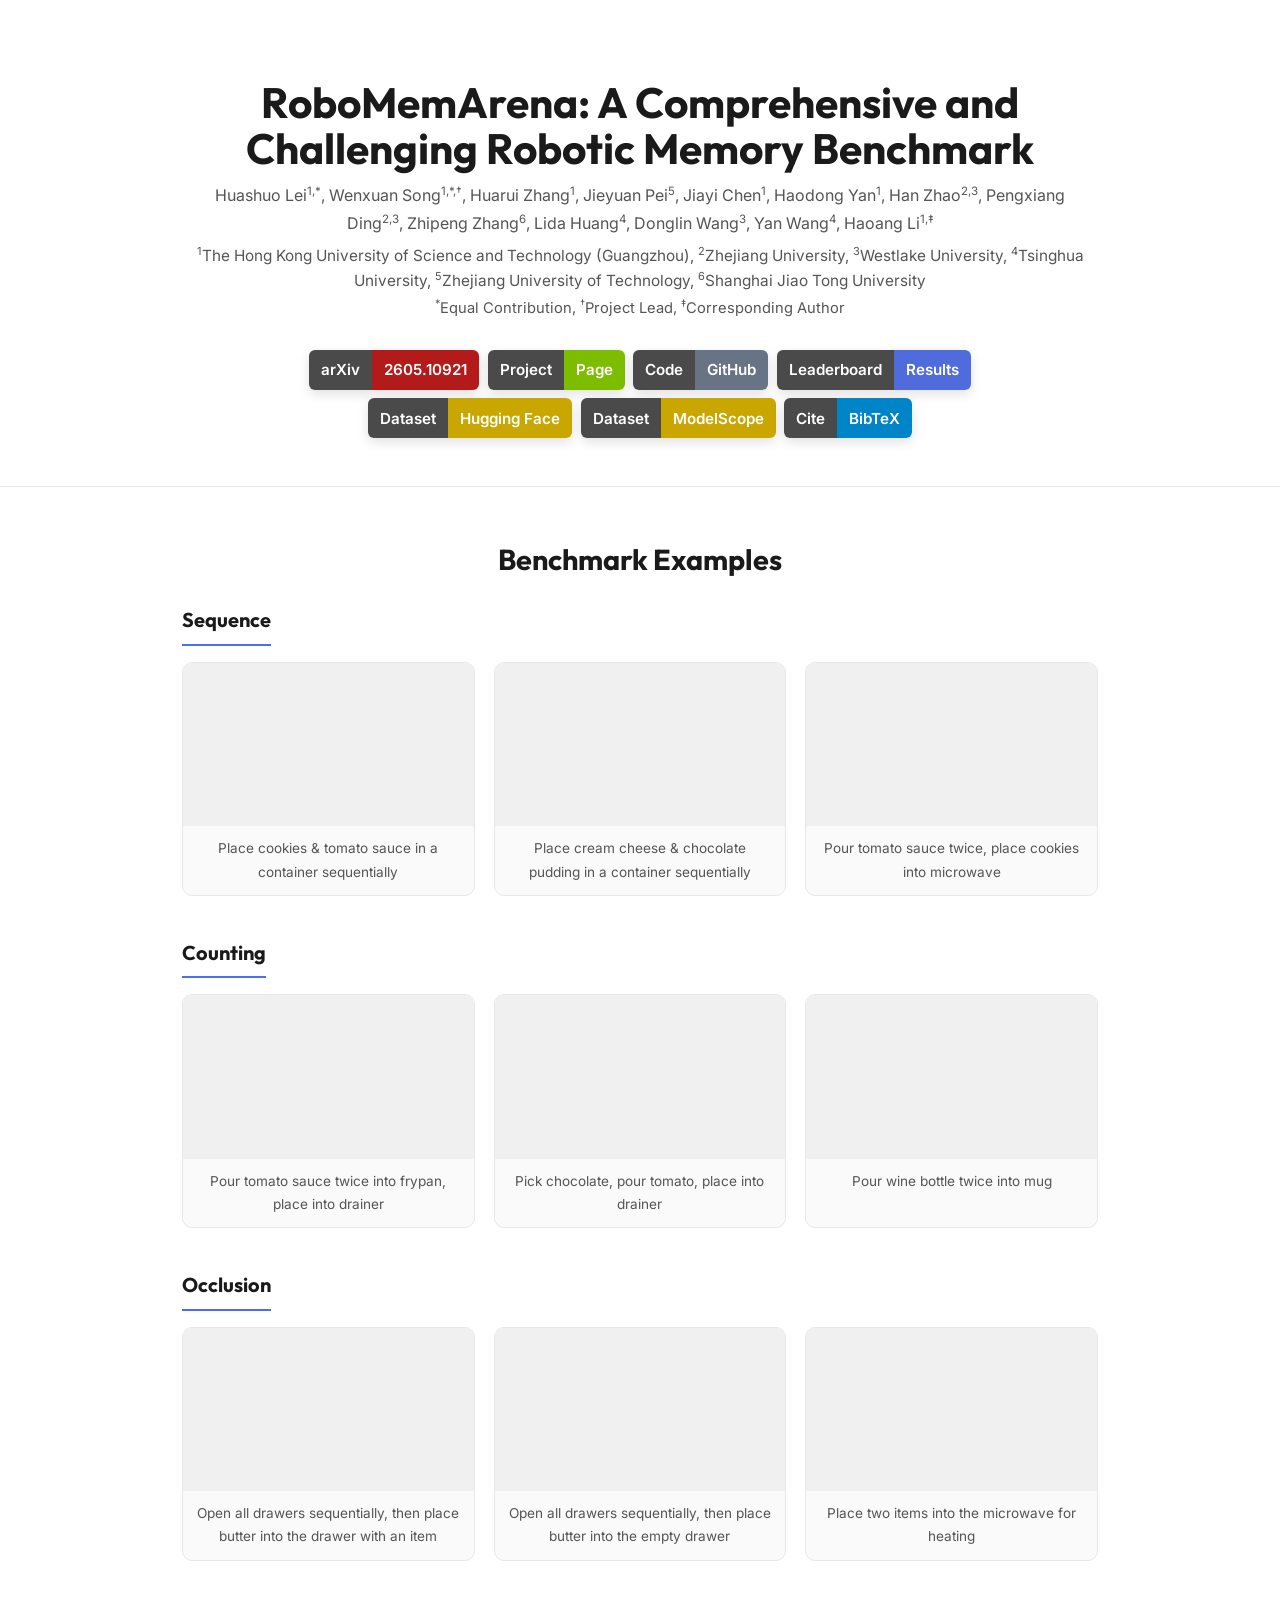
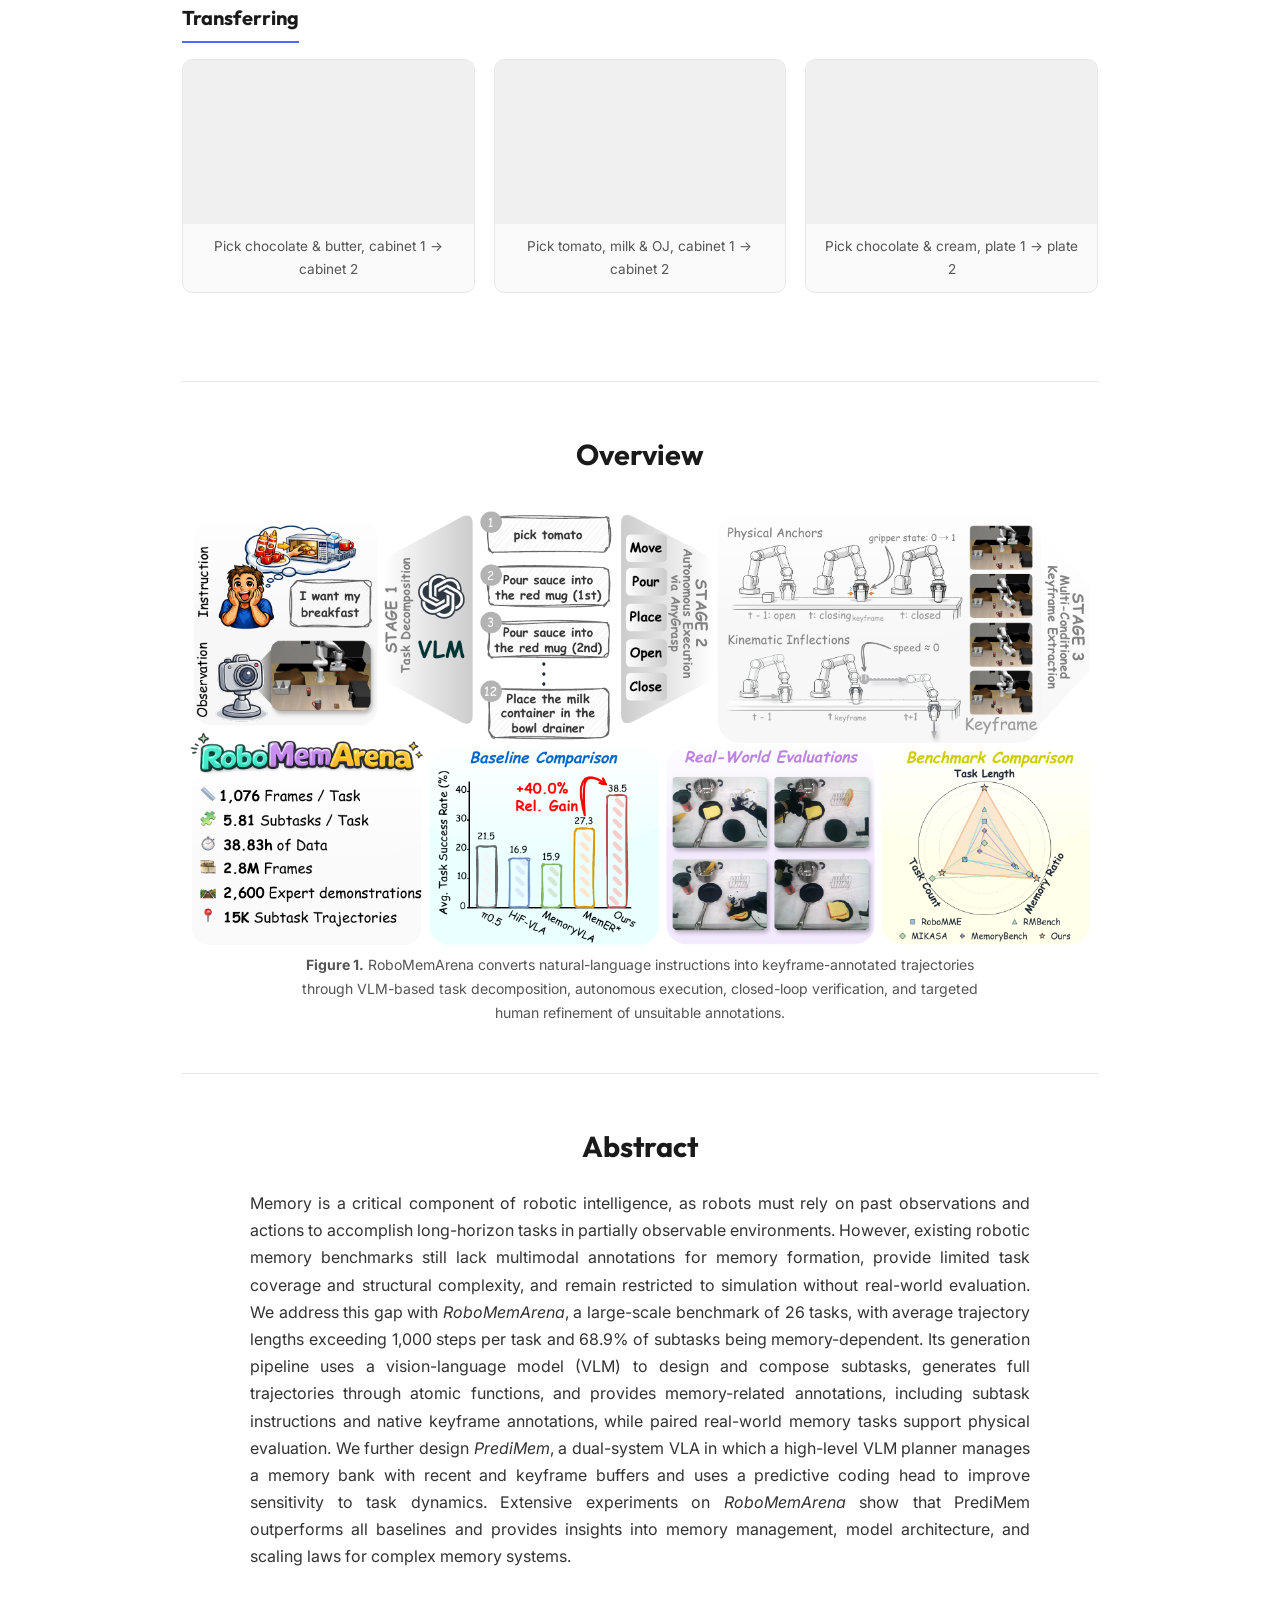
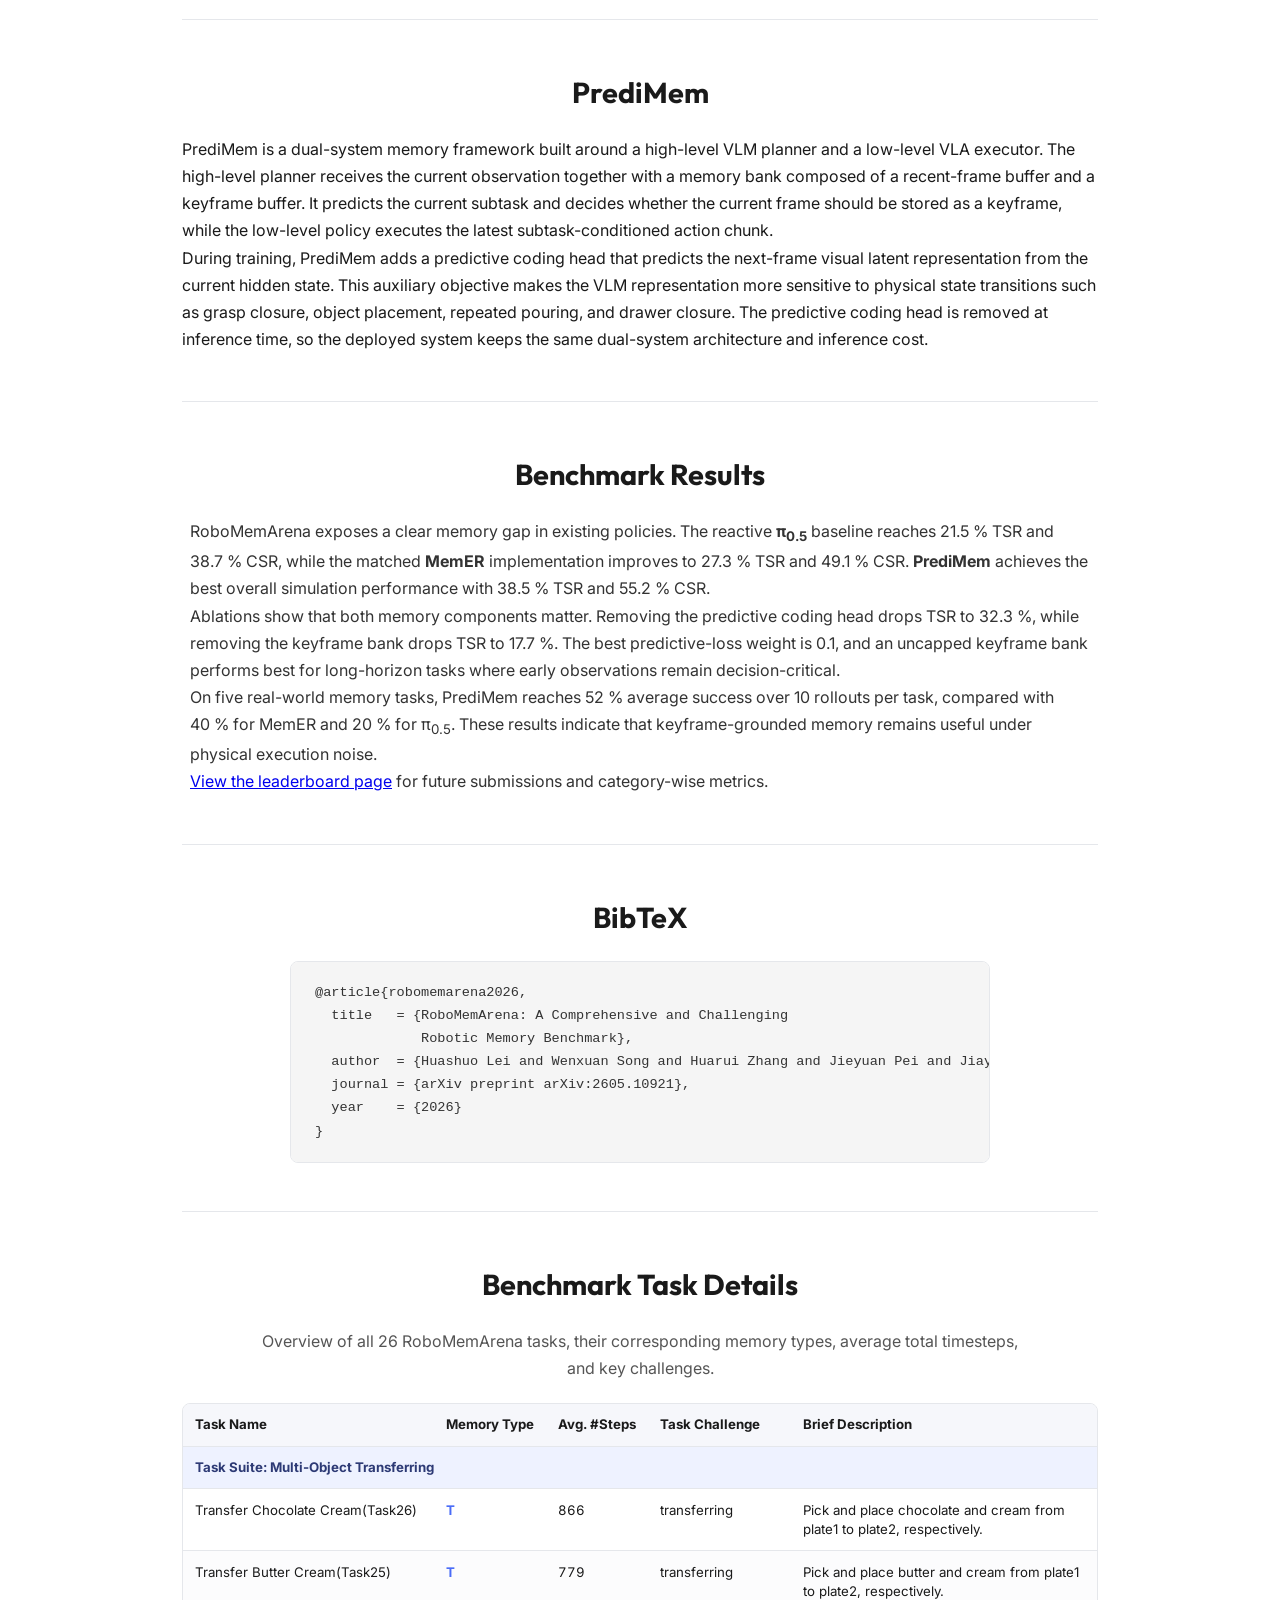
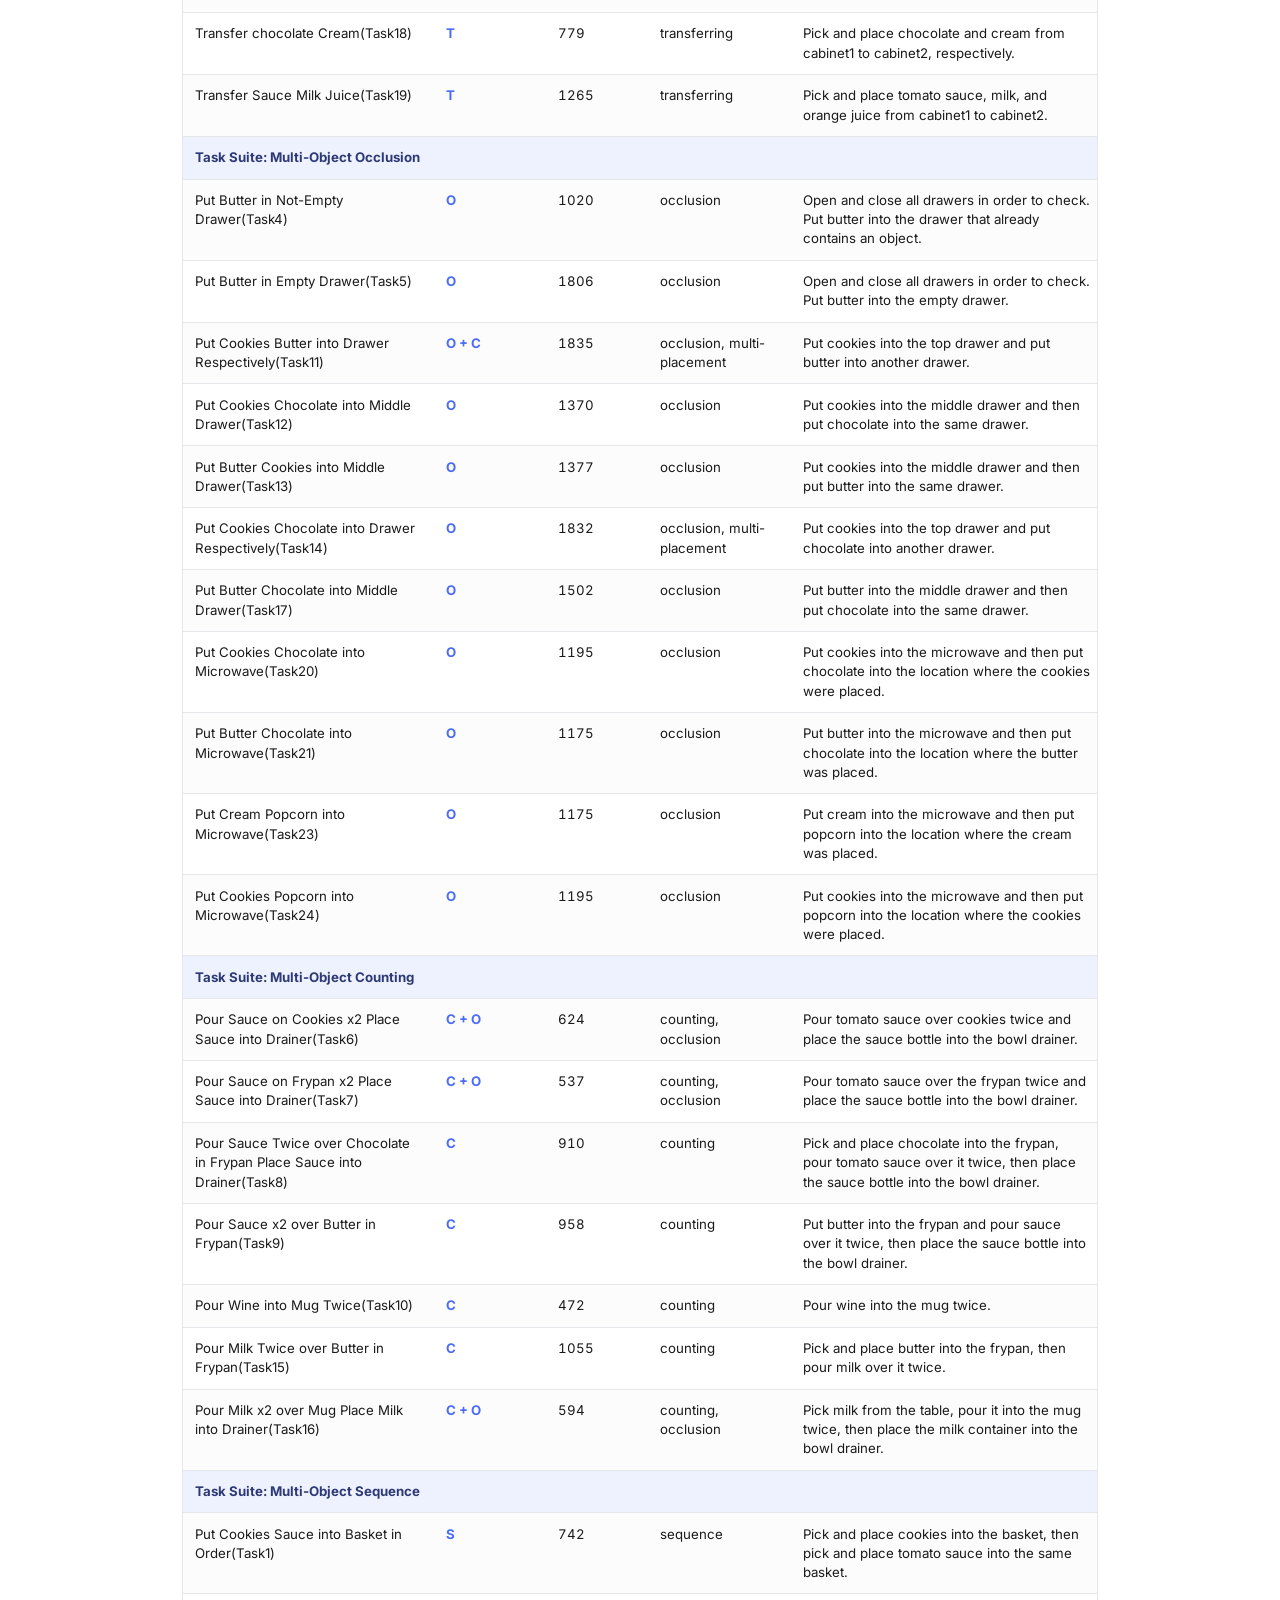
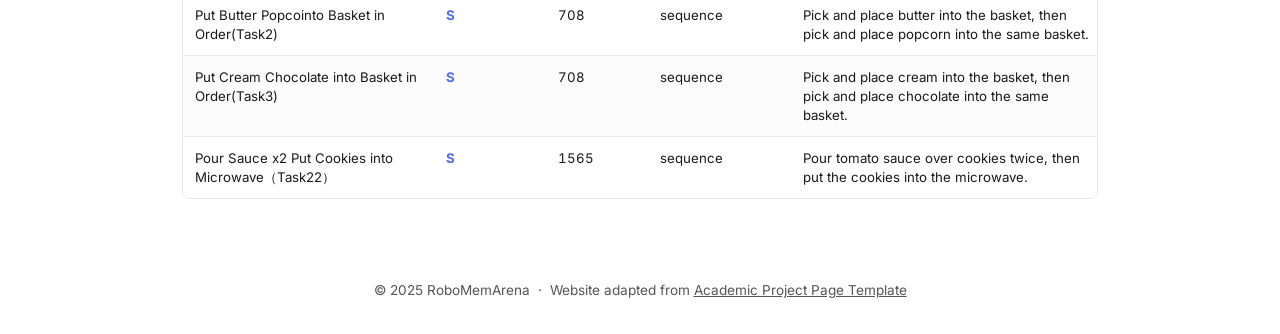
<file: index.html>
<!DOCTYPE html>
<html lang="en">

<head>
    <meta charset="UTF-8">
    <meta name="viewport" content="width=device-width, initial-scale=1.0">
    <title>RoboMemArena: A Comprehensive and Challenging Robotic Memory Benchmark</title>
    <meta name="description"
        content="RoboMemArena: a comprehensive and challenging robotic memory benchmark with 26 tasks across four memory-demand categories and keyframe-annotated expert trajectories.">
    <link rel="stylesheet" href="style.css">
    <link rel="preconnect" href="https://fonts.googleapis.com">
    <link rel="preconnect" href="https://fonts.gstatic.com" crossorigin>
    <link
        href="https://fonts.googleapis.com/css2?family=Inter:wght@300;400;600;700&family=Outfit:wght@400;700&display=swap"
        rel="stylesheet">
</head>

<body>

    <header>
        <div class="container">
            <h1>RoboMemArena: A Comprehensive and Challenging Robotic Memory Benchmark</h1>
            <p class="authors">
                Huashuo Lei<sup>1,*</sup>, Wenxuan Song<sup>1,*,&dagger;</sup>, Huarui Zhang<sup>1</sup>,
                Jieyuan Pei<sup>5</sup>, Jiayi Chen<sup>1</sup>, Haodong Yan<sup>1</sup>,
                Han Zhao<sup>2,3</sup>, Pengxiang Ding<sup>2,3</sup>, Zhipeng Zhang<sup>6</sup>,
                Lida Huang<sup>4</sup>, Donglin Wang<sup>3</sup>, Yan Wang<sup>4</sup>, Haoang Li<sup>1,&#8225;</sup>
            </p>
            <p class="affiliations">
                <sup>1</sup>The Hong Kong University of Science and Technology (Guangzhou), <sup>2</sup>Zhejiang University,
                <sup>3</sup>Westlake University, <sup>4</sup>Tsinghua University,
                <sup>5</sup>Zhejiang University of Technology, <sup>6</sup>Shanghai Jiao Tong University
            </p>
            <p class="author-notes">
                <sup>*</sup>Equal Contribution, <sup>&dagger;</sup>Project Lead, <sup>&#8225;</sup>Corresponding Author
            </p>
            <div class="resource-links" aria-label="RoboMemArena resources">
                <a href="https://arxiv.org/abs/2605.10921" class="resource-pill resource-red" target="_blank" rel="noopener noreferrer">
                    <span class="resource-prefix">arXiv</span>
                    <span class="resource-value">2605.10921</span>
                </a>
                <a href="index.html" class="resource-pill resource-green">
                    <span class="resource-prefix">Project</span>
                    <span class="resource-value">Page</span>
                </a>
                <a href="https://github.com/OpenHelix-Team/RoboMemArena" class="resource-pill resource-slate" target="_blank" rel="noopener noreferrer">
                    <span class="resource-prefix">Code</span>
                    <span class="resource-value">GitHub</span>
                </a>
                <a href="leaderboard.html" class="resource-pill resource-indigo">
                    <span class="resource-prefix">Leaderboard</span>
                    <span class="resource-value">Results</span>
                </a>
                <a href="https://huggingface.co/datasets/RoboMemArenaBenchmark/RoboMemArena" class="resource-pill resource-gold" target="_blank" rel="noopener noreferrer">
                    <span class="resource-prefix">Dataset</span>
                    <span class="resource-value">Hugging Face</span>
                </a>
                <a href="https://modelscope.cn/profile/haodong123" class="resource-pill resource-gold" target="_blank" rel="noopener noreferrer">
                    <span class="resource-prefix">Dataset</span>
                    <span class="resource-value">ModelScope</span>
                </a>
                <a href="#bibtex" class="resource-pill resource-blue">
                    <span class="resource-prefix">Cite</span>
                    <span class="resource-value">BibTeX</span>
                </a>
            </div>
        </div>
    </header>

    <main class="container">

        <!-- ═══ Benchmark Examples (first) ═══ -->
        <section id="benchmark">
            <h2>Benchmark Examples</h2>

            <div class="category">
                <h3>Sequence</h3>
                <div class="video-grid">
                    <div class="video-item">
                        <video src="videos/task1.mp4" muted loop playsinline></video>
                        <p>Place cookies &amp; tomato sauce in a container sequentially</p>
                    </div>
                    <div class="video-item">
                        <video src="videos/task2.mp4" muted loop playsinline></video>
                        <p>Place cream cheese &amp; chocolate pudding in a container sequentially</p>
                    </div>
                    <div class="video-item">
                        <video src="videos/task3.mp4" muted loop playsinline></video>
                        <p>Pour tomato sauce twice, place cookies into microwave</p>
                    </div>
                </div>
            </div>

            <div class="category">
                <h3>Counting</h3>
                <div class="video-grid">
                    <div class="video-item">
                        <video src="videos/task4.mp4" muted loop playsinline></video>
                        <p>Pour tomato sauce twice into frypan, place into drainer</p>
                    </div>
                    <div class="video-item">
                        <video src="videos/task5.mp4" muted loop playsinline></video>
                        <p>Pick chocolate, pour tomato, place into drainer</p>
                    </div>
                    <div class="video-item">
                        <video src="videos/task6.mp4" muted loop playsinline></video>
                        <p>Pour wine bottle twice into mug</p>
                    </div>
                </div>
            </div>

            <div class="category">
                <h3>Occlusion</h3>
                <div class="video-grid">
                    <div class="video-item">
                        <video src="videos/task7.mp4" muted loop playsinline></video>
                        <p>Open all drawers sequentially, then place butter into the drawer with an item</p>
                    </div>
                    <div class="video-item">
                        <video src="videos/task8.mp4" muted loop playsinline></video>
                        <p>Open all drawers sequentially, then place butter into the empty drawer</p>
                    </div>
                    <div class="video-item">
                        <video src="videos/task9.mp4" muted loop playsinline></video>
                        <p>Place two items into the microwave for heating</p>
                    </div>
                </div>
            </div>

            <div class="category">
                <h3>Transferring</h3>
                <div class="video-grid">
                    <div class="video-item">
                        <video src="videos/task10.mp4" muted loop playsinline></video>
                        <p>Pick chocolate &amp; butter, cabinet 1 → cabinet 2</p>
                    </div>
                    <div class="video-item">
                        <video src="videos/task11.mp4" muted loop playsinline></video>
                        <p>Pick tomato, milk &amp; OJ, cabinet 1 → cabinet 2</p>
                    </div>
                    <div class="video-item">
                        <video src="videos/task12.mp4" muted loop playsinline></video>
                        <p>Pick chocolate &amp; cream, plate 1 → plate 2</p>
                    </div>
                </div>
            </div>
        </section>

        <!-- ═══ Teaser Figure ═══ -->
        <section id="overview">
            <h2>Overview</h2>
            <img src="figures/overview_teaser.png" alt="RoboMemArena Overview" class="teaser-img">
            <p class="caption"><strong>Figure 1.</strong> RoboMemArena converts natural-language instructions into
                keyframe-annotated trajectories through VLM-based task decomposition, autonomous execution,
                closed-loop verification, and targeted human refinement of unsuitable annotations.</p>
        </section>

        <!-- ═══ Abstract ═══ -->
        <section id="abstract">
            <h2>Abstract</h2>
            <p>
                Memory is a critical component of robotic intelligence, as robots must rely on past observations and
                actions to accomplish long-horizon tasks in partially observable environments. However, existing
                robotic memory benchmarks still lack multimodal annotations for memory formation, provide limited task
                coverage and structural complexity, and remain restricted to simulation without real-world evaluation.
                We address this gap with <em>RoboMemArena</em>, a large-scale benchmark of 26 tasks, with average
                trajectory lengths exceeding 1,000 steps per task and 68.9% of subtasks being memory-dependent. Its
                generation pipeline uses a vision-language model (VLM) to design and compose subtasks, generates full
                trajectories through atomic functions, and provides memory-related annotations, including subtask
                instructions and native keyframe annotations, while paired real-world memory tasks support physical
                evaluation. We further design <em>PrediMem</em>, a dual-system VLA in which a high-level VLM planner
                manages a memory bank with recent and keyframe buffers and uses a predictive coding head to improve
                sensitivity to task dynamics. Extensive experiments on <em>RoboMemArena</em> show that PrediMem
                outperforms all baselines and provides insights into memory management, model architecture, and scaling
                laws for complex memory systems.
            </p>
        </section>

        <!-- ═══ Method ═══ -->
        <section id="method">
            <h2>PrediMem</h2>
            <p>
                PrediMem is a dual-system memory framework built around a high-level VLM planner and a low-level VLA
                executor. The high-level planner receives the current observation together with a memory bank composed
                of a recent-frame buffer and a keyframe buffer. It predicts the current subtask and decides whether the
                current frame should be stored as a keyframe, while the low-level policy executes the latest
                subtask-conditioned action chunk.
            </p>
            <p>
                During training, PrediMem adds a predictive coding head that predicts the next-frame visual latent
                representation from the current hidden state. This auxiliary objective makes the VLM representation more
                sensitive to physical state transitions such as grasp closure, object placement, repeated pouring, and
                drawer closure. The predictive coding head is removed at inference time, so the deployed system keeps
                the same dual-system architecture and inference cost.
            </p>
        </section>

        <!-- ═══ Results ═══ -->
        <section id="results">
            <h2>Benchmark Results</h2>
            <div class="results-content">
                <div class="results-text">
                    <p>
                        RoboMemArena exposes a clear memory gap in existing policies. The reactive
                        <strong>&pi;<sub>0.5</sub></strong> baseline reaches 21.5&nbsp;% TSR and 38.7&nbsp;% CSR, while
                        the matched <strong>MemER</strong> implementation improves to 27.3&nbsp;% TSR and 49.1&nbsp;%
                        CSR. <strong>PrediMem</strong> achieves the best overall simulation performance with
                        38.5&nbsp;% TSR and 55.2&nbsp;% CSR.
                    </p>
                    <p>
                        Ablations show that both memory components matter. Removing the predictive coding head drops
                        TSR to 32.3&nbsp;%, while removing the keyframe bank drops TSR to 17.7&nbsp;%. The best
                        predictive-loss weight is 0.1, and an uncapped keyframe bank performs best for long-horizon
                        tasks where early observations remain decision-critical.
                    </p>
                    <p>
                        On five real-world memory tasks, PrediMem reaches 52&nbsp;% average success over 10 rollouts per
                        task, compared with 40&nbsp;% for MemER and 20&nbsp;% for &pi;<sub>0.5</sub>. These results
                        indicate that keyframe-grounded memory remains useful under physical execution noise.
                    </p>
                    <p><a href="leaderboard.html">View the leaderboard page</a> for future submissions and
                        category-wise metrics.</p>
                </div>
            </div>
        </section>

        <!-- ═══ BibTeX ═══ -->
        <section id="bibtex">
            <h2>BibTeX</h2>
            <pre><code>@article{robomemarena2026,
  title   = {RoboMemArena: A Comprehensive and Challenging
             Robotic Memory Benchmark},
  author  = {Huashuo Lei and Wenxuan Song and Huarui Zhang and Jieyuan Pei and Jiayi Chen and Haodong Yan and Han Zhao and Pengxiang Ding and Zhipeng Zhang and Lida Huang and Donglin Wang and Yan Wang and Haoang Li},
  journal = {arXiv preprint arXiv:2605.10921},
  year    = {2026}
}</code></pre>
        </section>

        <!-- ═══ Benchmark Task Details ═══ -->
        <section id="task-details">
            <h2>Benchmark Task Details</h2>
            <p class="section-intro">
                Overview of all 26 RoboMemArena tasks, their corresponding memory types, average total timesteps, and
                key challenges.
            </p>
            <div class="task-table-wrapper">
                <table class="task-table">
                    <thead>
                        <tr>
                            <th>Task Name</th>
                            <th>Memory Type</th>
                            <th>Avg. #Steps</th>
                            <th>Task Challenge</th>
                            <th>Brief Description</th>
                        </tr>
                    </thead>
                    <tbody>
                        <tr class="suite-row">
                            <td colspan="5">Task Suite: Multi-Object Transferring</td>
                        </tr>
                        <tr>
                            <td>Transfer Chocolate Cream(Task26)</td>
                            <td class="memory-type">T</td>
                            <td class="steps">866</td>
                            <td>transferring</td>
                            <td>Pick and place chocolate and cream from plate1 to plate2, respectively.</td>
                        </tr>
                        <tr>
                            <td>Transfer Butter Cream(Task25)</td>
                            <td class="memory-type">T</td>
                            <td class="steps">779</td>
                            <td>transferring</td>
                            <td>Pick and place butter and cream from plate1 to plate2, respectively.</td>
                        </tr>
                        <tr>
                            <td>Transfer chocolate Cream(Task18)</td>
                            <td class="memory-type">T</td>
                            <td class="steps">779</td>
                            <td>transferring</td>
                            <td>Pick and place chocolate and cream from cabinet1 to cabinet2, respectively.</td>
                        </tr>
                        <tr>
                            <td>Transfer Sauce Milk Juice(Task19)</td>
                            <td class="memory-type">T</td>
                            <td class="steps">1265</td>
                            <td>transferring</td>
                            <td>Pick and place tomato sauce, milk, and orange juice from cabinet1 to cabinet2.</td>
                        </tr>

                        <tr class="suite-row">
                            <td colspan="5">Task Suite: Multi-Object Occlusion</td>
                        </tr>
                        <tr>
                            <td>Put Butter in Not-Empty Drawer(Task4)</td>
                            <td class="memory-type">O</td>
                            <td class="steps">1020</td>
                            <td>occlusion</td>
                            <td>Open and close all drawers in order to check. Put butter into the drawer that already contains an object.</td>
                        </tr>
                        <tr>
                            <td>Put Butter in Empty Drawer(Task5)</td>
                            <td class="memory-type">O</td>
                            <td class="steps">1806</td>
                            <td>occlusion</td>
                            <td>Open and close all drawers in order to check. Put butter into the empty drawer.</td>
                        </tr>
                        <tr>
                            <td>Put Cookies Butter into Drawer Respectively(Task11)</td>
                            <td class="memory-type">O + C</td>
                            <td class="steps">1835</td>
                            <td>occlusion, multi-placement</td>
                            <td>Put cookies into the top drawer and put butter into another drawer.</td>
                        </tr>
                        <tr>
                            <td>Put Cookies Chocolate into Middle Drawer(Task12)</td>
                            <td class="memory-type">O</td>
                            <td class="steps">1370</td>
                            <td>occlusion</td>
                            <td>Put cookies into the middle drawer and then put chocolate into the same drawer.</td>
                        </tr>
                        <tr>
                            <td>Put Butter Cookies into Middle Drawer(Task13)</td>
                            <td class="memory-type">O</td>
                            <td class="steps">1377</td>
                            <td>occlusion</td>
                            <td>Put cookies into the middle drawer and then put butter into the same drawer.</td>
                        </tr>
                        <tr>
                            <td>Put Cookies Chocolate into Drawer Respectively(Task14)</td>
                            <td class="memory-type">O</td>
                            <td class="steps">1832</td>
                            <td>occlusion, multi-placement</td>
                            <td>Put cookies into the top drawer and put chocolate into another drawer.</td>
                        </tr>
                        <tr>
                            <td>Put Butter Chocolate into Middle Drawer(Task17)</td>
                            <td class="memory-type">O</td>
                            <td class="steps">1502</td>
                            <td>occlusion</td>
                            <td>Put butter into the middle drawer and then put chocolate into the same drawer.</td>
                        </tr>
                        <tr>
                            <td>Put Cookies Chocolate into Microwave(Task20)</td>
                            <td class="memory-type">O</td>
                            <td class="steps">1195</td>
                            <td>occlusion</td>
                            <td>Put cookies into the microwave and then put chocolate into the location where the cookies were placed.</td>
                        </tr>
                        <tr>
                            <td>Put Butter Chocolate into Microwave(Task21)</td>
                            <td class="memory-type">O</td>
                            <td class="steps">1175</td>
                            <td>occlusion</td>
                            <td>Put butter into the microwave and then put chocolate into the location where the butter was placed.</td>
                        </tr>
                        <tr>
                            <td>Put Cream Popcorn into Microwave(Task23)</td>
                            <td class="memory-type">O</td>
                            <td class="steps">1175</td>
                            <td>occlusion</td>
                            <td>Put cream into the microwave and then put popcorn into the location where the cream was placed.</td>
                        </tr>
                        <tr>
                            <td>Put Cookies Popcorn into Microwave(Task24)</td>
                            <td class="memory-type">O</td>
                            <td class="steps">1195</td>
                            <td>occlusion</td>
                            <td>Put cookies into the microwave and then put popcorn into the location where the cookies were placed.</td>
                        </tr>

                        <tr class="suite-row">
                            <td colspan="5">Task Suite: Multi-Object Counting</td>
                        </tr>
                        <tr>
                            <td>Pour Sauce on Cookies x2 Place Sauce into Drainer(Task6)</td>
                            <td class="memory-type">C + O</td>
                            <td class="steps">624</td>
                            <td>counting, occlusion</td>
                            <td>Pour tomato sauce over cookies twice and place the sauce bottle into the bowl drainer.</td>
                        </tr>
                        <tr>
                            <td>Pour Sauce on Frypan x2 Place Sauce into Drainer(Task7)</td>
                            <td class="memory-type">C + O</td>
                            <td class="steps">537</td>
                            <td>counting, occlusion</td>
                            <td>Pour tomato sauce over the frypan twice and place the sauce bottle into the bowl drainer.</td>
                        </tr>
                        <tr>
                            <td>Pour Sauce Twice over Chocolate in Frypan Place Sauce into Drainer(Task8)</td>
                            <td class="memory-type">C</td>
                            <td class="steps">910</td>
                            <td>counting</td>
                            <td>Pick and place chocolate into the frypan, pour tomato sauce over it twice, then place the sauce bottle into the bowl drainer.</td>
                        </tr>
                        <tr>
                            <td>Pour Sauce x2 over Butter in Frypan(Task9)</td>
                            <td class="memory-type">C</td>
                            <td class="steps">958</td>
                            <td>counting</td>
                            <td>Put butter into the frypan and pour sauce over it twice, then place the sauce bottle into the bowl drainer.</td>
                        </tr>
                        <tr>
                            <td>Pour Wine into Mug Twice(Task10)</td>
                            <td class="memory-type">C</td>
                            <td class="steps">472</td>
                            <td>counting</td>
                            <td>Pour wine into the mug twice.</td>
                        </tr>
                        <tr>
                            <td>Pour Milk Twice over Butter in Frypan(Task15)</td>
                            <td class="memory-type">C</td>
                            <td class="steps">1055</td>
                            <td>counting</td>
                            <td>Pick and place butter into the frypan, then pour milk over it twice.</td>
                        </tr>
                        <tr>
                            <td>Pour Milk x2 over Mug Place Milk into Drainer(Task16)</td>
                            <td class="memory-type">C + O</td>
                            <td class="steps">594</td>
                            <td>counting, occlusion</td>
                            <td>Pick milk from the table, pour it into the mug twice, then place the milk container into the bowl drainer.</td>
                        </tr>

                        <tr class="suite-row">
                            <td colspan="5">Task Suite: Multi-Object Sequence</td>
                        </tr>
                        <tr>
                            <td>Put Cookies Sauce into Basket in Order(Task1)</td>
                            <td class="memory-type">S</td>
                            <td class="steps">742</td>
                            <td>sequence</td>
                            <td>Pick and place cookies into the basket, then pick and place tomato sauce into the same basket.</td>
                        </tr>
                        <tr>
                            <td>Put Butter Popcointo Basket in Order(Task2)</td>
                            <td class="memory-type">S</td>
                            <td class="steps">708</td>
                            <td>sequence</td>
                            <td>Pick and place butter into the basket, then pick and place popcorn into the same basket.</td>
                        </tr>
                        <tr>
                            <td>Put Cream Chocolate into Basket in Order(Task3)</td>
                            <td class="memory-type">S</td>
                            <td class="steps">708</td>
                            <td>sequence</td>
                            <td>Pick and place cream into the basket, then pick and place chocolate into the same basket.</td>
                        </tr>
                        <tr>
                            <td>Pour Sauce x2 Put Cookies into Microwave（Task22）</td>
                            <td class="memory-type">S</td>
                            <td class="steps">1565</td>
                            <td>sequence</td>
                            <td>Pour tomato sauce over cookies twice, then put the cookies into the microwave.</td>
                        </tr>
                    </tbody>
                </table>
            </div>
        </section>

    </main>

    <footer>
        <p>&copy; 2025 RoboMemArena &nbsp;·&nbsp; Website adapted from <a
                href="https://github.com/Diffusion-CoT/reflection2perfection">Academic Project Page Template</a></p>
    </footer>

    <script>
        document.querySelectorAll('video').forEach(v => {
            v.playbackRate = 5;
            v.parentElement.addEventListener('mouseenter', () => { v.playbackRate = 5; v.play(); });
            v.parentElement.addEventListener('mouseleave', () => { v.pause(); v.currentTime = 0; });
        });
    </script>

</body>

</html>
</file>
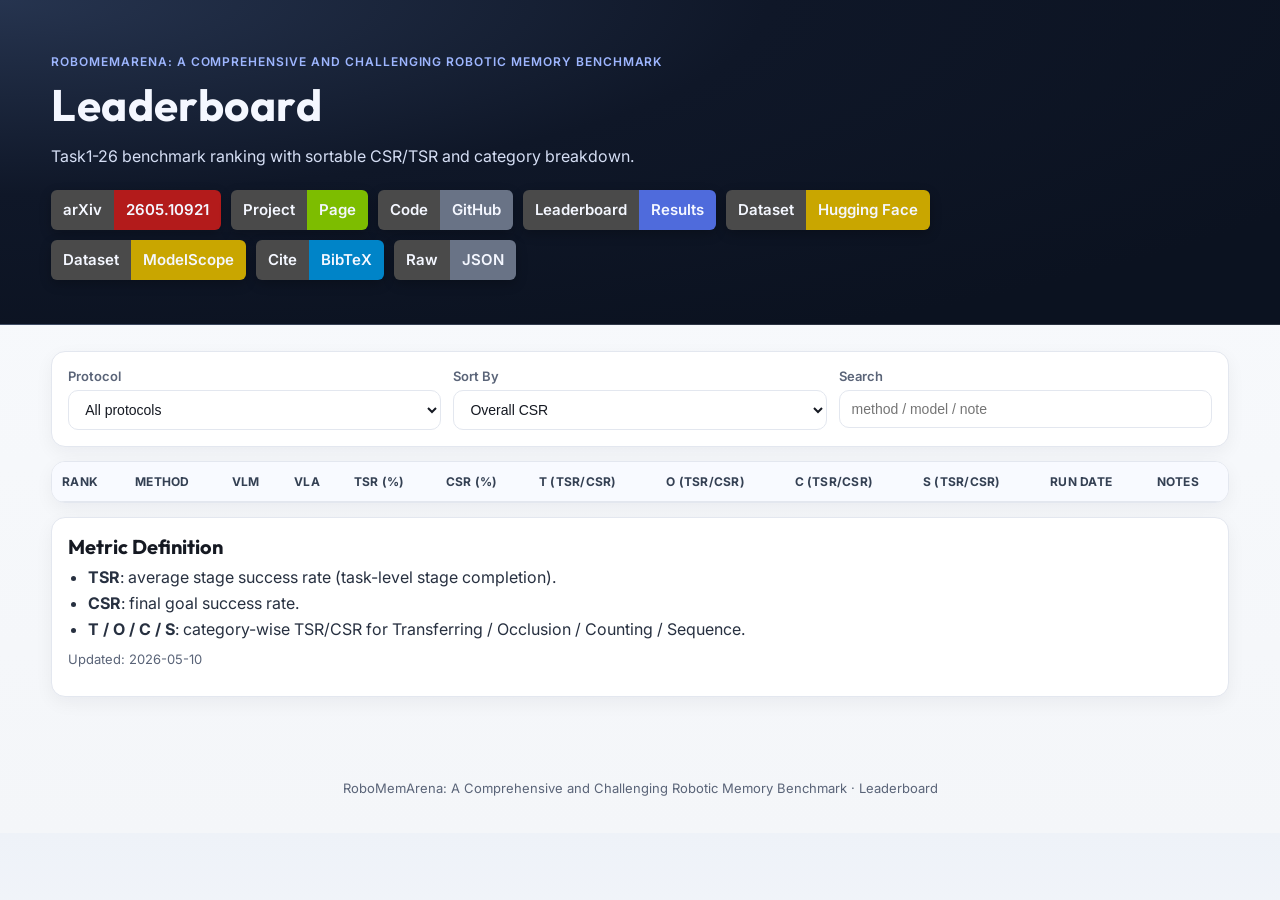
<file: leaderboard.html>
<!DOCTYPE html>
<html lang="en">
<head>
  <meta charset="UTF-8">
  <meta name="viewport" content="width=device-width, initial-scale=1.0">
  <title>RoboMemArena: A Comprehensive and Challenging Robotic Memory Benchmark Leaderboard</title>
  <meta name="description" content="RoboMemArena leaderboard for a comprehensive and challenging robotic memory benchmark, with sortable metrics and category-wise scores.">
  <link rel="preconnect" href="https://fonts.googleapis.com">
  <link rel="preconnect" href="https://fonts.gstatic.com" crossorigin>
  <link href="https://fonts.googleapis.com/css2?family=Inter:wght@400;500;600;700&family=Outfit:wght@500;700&display=swap" rel="stylesheet">
  <link rel="stylesheet" href="leaderboard.css">
</head>
<body>
  <header class="hero">
    <div class="container">
      <p class="kicker">RoboMemArena: A Comprehensive and Challenging Robotic Memory Benchmark</p>
      <h1>Leaderboard</h1>
      <p class="subtitle">
        Task1-26 benchmark ranking with sortable CSR/TSR and category breakdown.
      </p>
      <div class="resource-links" aria-label="RoboMemArena resources">
        <a href="https://arxiv.org/abs/2605.10921" class="resource-pill resource-red" target="_blank" rel="noopener noreferrer">
          <span class="resource-prefix">arXiv</span>
          <span class="resource-value">2605.10921</span>
        </a>
        <a href="index.html" class="resource-pill resource-green">
          <span class="resource-prefix">Project</span>
          <span class="resource-value">Page</span>
        </a>
        <a href="https://github.com/OpenHelix-Team/RoboMemArena" class="resource-pill resource-slate" target="_blank" rel="noopener noreferrer">
          <span class="resource-prefix">Code</span>
          <span class="resource-value">GitHub</span>
        </a>
        <a href="leaderboard.html" class="resource-pill resource-indigo">
          <span class="resource-prefix">Leaderboard</span>
          <span class="resource-value">Results</span>
        </a>
        <a href="https://huggingface.co/datasets/RoboMemArenaBenchmark/RoboMemArena" class="resource-pill resource-gold" target="_blank" rel="noopener noreferrer">
          <span class="resource-prefix">Dataset</span>
          <span class="resource-value">Hugging Face</span>
        </a>
        <a href="https://modelscope.cn/profile/haodong123" class="resource-pill resource-gold" target="_blank" rel="noopener noreferrer">
          <span class="resource-prefix">Dataset</span>
          <span class="resource-value">ModelScope</span>
        </a>
        <a href="index.html#bibtex" class="resource-pill resource-blue">
          <span class="resource-prefix">Cite</span>
          <span class="resource-value">BibTeX</span>
        </a>
        <a href="leaderboard_data.json" class="resource-pill resource-slate" target="_blank" rel="noopener noreferrer">
          <span class="resource-prefix">Raw</span>
          <span class="resource-value">JSON</span>
        </a>
      </div>
    </div>
  </header>

  <main class="container">
    <section class="panel controls">
      <div class="control">
        <label for="protocolSelect">Protocol</label>
        <select id="protocolSelect"></select>
      </div>
      <div class="control">
        <label for="sortSelect">Sort By</label>
        <select id="sortSelect">
          <option value="overall_csr">Overall CSR</option>
          <option value="overall_tsr">Overall TSR</option>
          <option value="transfer_tsr">T (Transfer) TSR</option>
          <option value="transfer_csr">T (Transfer)</option>
          <option value="occlusion_tsr">O (Occlusion) TSR</option>
          <option value="occlusion_csr">O (Occlusion)</option>
          <option value="counting_tsr">C (Counting) TSR</option>
          <option value="counting_csr">C (Counting)</option>
          <option value="sequence_tsr">S (Sequence) TSR</option>
          <option value="sequence_csr">S (Sequence)</option>
        </select>
      </div>
      <div class="control">
        <label for="searchInput">Search</label>
        <input id="searchInput" type="text" placeholder="method / model / note">
      </div>
    </section>

    <section class="panel table-wrap">
      <table id="leaderboardTable">
        <thead>
          <tr>
            <th>Rank</th>
            <th>Method</th>
            <th>VLM</th>
            <th>VLA</th>
            <th>TSR (%)</th>
            <th>CSR (%)</th>
            <th>T (TSR/CSR)</th>
            <th>O (TSR/CSR)</th>
            <th>C (TSR/CSR)</th>
            <th>S (TSR/CSR)</th>
            <th>Run Date</th>
            <th>Notes</th>
          </tr>
        </thead>
        <tbody></tbody>
      </table>
    </section>

    <section class="panel notes">
      <h2>Metric Definition</h2>
      <ul>
        <li><strong>TSR</strong>: average stage success rate (task-level stage completion).</li>
        <li><strong>CSR</strong>: final goal success rate.</li>
        <li><strong>T / O / C / S</strong>: category-wise TSR/CSR for Transferring / Occlusion / Counting / Sequence.</li>
      </ul>
      <p class="updated" id="updatedAt">Updated: -</p>
    </section>
  </main>

  <footer>
    <p>RoboMemArena: A Comprehensive and Challenging Robotic Memory Benchmark · Leaderboard</p>
  </footer>

  <script src="leaderboard.js"></script>
</body>
</html>
</file>
<file: style.css>
:root {
    --bg: #ffffff;
    --text: #1a1a1a;
    --text-secondary: #555;
    --accent: #4a6cf7;
    --border: #e5e7eb;
    --card-bg: #fafafa;
}

* {
    margin: 0;
    padding: 0;
    box-sizing: border-box;
}

body {
    background: var(--bg);
    color: var(--text);
    font-family: 'Inter', -apple-system, BlinkMacSystemFont, sans-serif;
    line-height: 1.7;
    font-size: 16px;
}

h1,
h2,
h3 {
    font-family: 'Outfit', sans-serif;
    font-weight: 700;
}

.container {
    max-width: 980px;
    margin: 0 auto;
    padding: 0 2rem;
}

/* ─── Header ─── */
header {
    padding: 5rem 0 3rem;
    text-align: center;
    border-bottom: 1px solid var(--border);
}

header h1 {
    font-size: 2.65rem;
    line-height: 1.08;
    max-width: 920px;
    margin: 0 auto 0.65rem;
    color: var(--text);
}

.subtitle {
    font-size: 1.15rem;
    color: var(--text-secondary);
    max-width: 700px;
    margin: 0 auto 0.8rem;
}

.authors {
    font-size: 1rem;
    color: var(--text-secondary);
    max-width: 900px;
    margin: 0.45rem auto 0.35rem;
}

.authors sup,
.affiliations sup,
.author-notes sup {
    font-size: 0.72em;
    vertical-align: super;
}

.affiliations,
.author-notes {
    color: var(--text-secondary);
    max-width: 900px;
    margin: 0 auto;
}

.affiliations {
    font-size: 0.96rem;
    line-height: 1.55;
}

.author-notes {
    font-size: 0.92rem;
    margin-top: 0.15rem;
    margin-bottom: 1.5rem;
}

.links {
    display: flex;
    gap: 0.8rem;
    justify-content: center;
    flex-wrap: wrap;
}

.resource-links {
    display: flex;
    justify-content: center;
    flex-wrap: wrap;
    gap: 0.55rem;
    max-width: 860px;
    margin: 1.8rem auto 0;
}

.resource-pill {
    display: inline-flex;
    align-items: stretch;
    overflow: hidden;
    border-radius: 6px;
    color: #fff;
    text-decoration: none;
    font-weight: 600;
    font-size: 0.95rem;
    line-height: 1;
    box-shadow: 0 4px 12px rgba(0, 0, 0, 0.12);
    transition: transform 0.18s ease, box-shadow 0.18s ease;
}

.resource-pill:hover {
    transform: translateY(-2px);
    box-shadow: 0 7px 18px rgba(0, 0, 0, 0.16);
}

.resource-pill.resource-disabled {
    cursor: default;
}

.resource-pill.resource-disabled:hover {
    transform: none;
    box-shadow: 0 4px 12px rgba(0, 0, 0, 0.12);
}

.resource-prefix,
.resource-value {
    display: inline-flex;
    align-items: center;
    min-height: 40px;
    padding: 0.55rem 0.75rem;
    white-space: nowrap;
}

.resource-prefix {
    background: #4a4a4a;
}

.resource-red .resource-value {
    background: #b31b1b;
}

.resource-green .resource-value {
    background: #7dbd00;
}

.resource-indigo .resource-value {
    background: #4f6bdc;
}

.resource-gold .resource-value {
    background: #c9a600;
}

.resource-blue .resource-value {
    background: #0084c8;
}

.resource-slate .resource-value {
    background: #697386;
}

.btn {
    padding: 0.55rem 1.4rem;
    border-radius: 6px;
    text-decoration: none;
    font-weight: 600;
    font-size: 0.9rem;
    color: var(--text);
    border: 1px solid var(--border);
    transition: all 0.2s ease;
}

.btn.primary {
    background: var(--accent);
    color: #fff;
    border-color: var(--accent);
}

.btn:hover {
    transform: translateY(-1px);
    box-shadow: 0 4px 12px rgba(0, 0, 0, 0.08);
}

/* ─── Sections ─── */
section {
    padding: 3rem 0;
    border-bottom: 1px solid var(--border);
}

section:last-child {
    border-bottom: none;
}

section h2 {
    font-size: 1.8rem;
    margin-bottom: 1.2rem;
    text-align: center;
}

/* ─── Teaser ─── */
.teaser-img {
    width: 100%;
    max-width: 900px;
    display: block;
    margin: 2rem auto 0.5rem;
    border-radius: 8px;
}

.caption {
    text-align: center;
    font-size: 0.88rem;
    color: var(--text-secondary);
    max-width: 700px;
    margin: 0 auto;
}

/* ─── Abstract ─── */
#abstract p {
    max-width: 780px;
    margin: 0 auto;
    text-align: justify;
    color: #333;
}

/* ─── Video Grid ─── */
.category {
    margin-bottom: 2.5rem;
}

.category h3 {
    font-size: 1.25rem;
    margin-bottom: 1rem;
    padding-bottom: 0.4rem;
    border-bottom: 2px solid var(--accent);
    display: inline-block;
}

.video-grid {
    display: grid;
    grid-template-columns: repeat(3, 1fr);
    gap: 1.2rem;
}

.video-item {
    background: var(--card-bg);
    border: 1px solid var(--border);
    border-radius: 10px;
    overflow: hidden;
    transition: box-shadow 0.2s ease;
}

.video-item:hover {
    box-shadow: 0 6px 20px rgba(0, 0, 0, 0.08);
}

.video-item video {
    width: 100%;
    aspect-ratio: 16/9;
    object-fit: cover;
    display: block;
    background: #f0f0f0;
}

.video-item p {
    padding: 0.7rem 0.8rem;
    font-size: 0.85rem;
    text-align: center;
    color: var(--text-secondary);
}

/* ─── Task Details ─── */
.section-intro {
    max-width: 760px;
    margin: 0 auto 1.3rem;
    text-align: center;
    color: var(--text-secondary);
}

.task-table-wrapper {
    overflow-x: auto;
    border: 1px solid var(--border);
    border-radius: 8px;
    background: #fff;
}

.task-table {
    width: 100%;
    min-width: 920px;
    border-collapse: collapse;
    font-size: 0.83rem;
    line-height: 1.45;
}

.task-table th,
.task-table td {
    padding: 0.7rem 0.75rem;
    border-bottom: 1px solid var(--border);
    text-align: left;
    vertical-align: top;
}

.task-table th {
    background: #f6f7fb;
    color: var(--text);
    font-weight: 700;
    white-space: nowrap;
}

.task-table tbody tr:last-child td {
    border-bottom: none;
}

.task-table tbody tr:not(.suite-row):nth-child(odd) {
    background: #fcfcfd;
}

.suite-row td {
    background: #eef2ff;
    color: #2d3a75;
    font-weight: 700;
    letter-spacing: 0;
}

.memory-type {
    color: var(--accent);
    font-weight: 700;
    white-space: nowrap;
}

.steps {
    text-align: right;
    font-variant-numeric: tabular-nums;
    white-space: nowrap;
}

/* ─── Method ─── */
.method-grid {
    display: grid;
    grid-template-columns: repeat(2, 1fr);
    gap: 1.5rem;
}

.method-card {
    background: var(--card-bg);
    border: 1px solid var(--border);
    border-radius: 10px;
    padding: 1.5rem;
}

.method-card h3 {
    font-size: 1.1rem;
    margin-bottom: 0.5rem;
    color: var(--accent);
}

.method-card p {
    font-size: 0.92rem;
    color: var(--text-secondary);
}

/* ─── Results ─── */
.results-content {
    display: flex;
    gap: 2rem;
    align-items: center;
    max-width: 900px;
    margin: 0 auto;
}

.results-text {
    flex: 1;
}

.results-text p {
    color: #333;
}

/* ─── BibTeX ─── */
pre {
    background: #f5f5f5;
    padding: 1.2rem 1.5rem;
    border-radius: 8px;
    overflow-x: auto;
    font-size: 0.85rem;
    max-width: 700px;
    margin: 0 auto;
    border: 1px solid var(--border);
}

code {
    color: #333;
    font-family: 'SF Mono', 'Fira Code', monospace;
}

/* ─── Footer ─── */
footer {
    text-align: center;
    padding: 2rem;
    font-size: 0.85rem;
    color: var(--text-secondary);
}

footer a {
    color: var(--text-secondary);
}

/* ─── Responsive ─── */
@media (max-width: 768px) {
    header h1 {
        font-size: 2rem;
        max-width: 100%;
    }

    .video-grid {
        grid-template-columns: 1fr;
    }

    .resource-links {
        gap: 0.45rem;
        max-width: 420px;
    }

    .resource-pill {
        font-size: 0.86rem;
    }

    .resource-prefix,
    .resource-value {
        min-height: 36px;
        padding: 0.5rem 0.62rem;
    }

    .method-grid {
        grid-template-columns: 1fr;
    }

    .results-content {
        flex-direction: column;
    }

}
</file>
<file: leaderboard.css>
:root {
  --bg: #f4f6f9;
  --card: #ffffff;
  --text: #151922;
  --muted: #5a6478;
  --line: #e3e7ef;
  --accent: #1f6fff;
  --accent-dark: #0f4ec7;
  --header: #0f1728;
}

* {
  box-sizing: border-box;
}

body {
  margin: 0;
  font-family: "Inter", -apple-system, BlinkMacSystemFont, "Segoe UI", sans-serif;
  color: var(--text);
  background: linear-gradient(180deg, #eef2f8 0%, #f7f9fc 280px, #f4f6f9 100%);
}

.container {
  width: min(1200px, 92vw);
  margin: 0 auto;
}

.hero {
  background: radial-gradient(120% 120% at 0% 0%, #26344f 0%, #0f1728 50%, #0b1220 100%);
  color: #f4f7ff;
  padding: 54px 0 44px;
  border-bottom: 1px solid rgba(255, 255, 255, 0.12);
}

.kicker {
  margin: 0 0 8px;
  font-size: 12px;
  letter-spacing: 0.08em;
  text-transform: uppercase;
  color: #9eb6ff;
  font-weight: 600;
}

h1 {
  margin: 0;
  font-family: "Outfit", sans-serif;
  font-size: clamp(28px, 4vw, 44px);
  font-weight: 700;
  letter-spacing: 0.01em;
}

.subtitle {
  margin: 12px 0 20px;
  color: #d5def4;
  max-width: 760px;
  line-height: 1.6;
}

.hero-links {
  display: flex;
  flex-wrap: wrap;
  gap: 10px;
}

.resource-links {
  display: flex;
  flex-wrap: wrap;
  gap: 10px;
  max-width: 980px;
}

.resource-pill {
  display: inline-flex;
  align-items: stretch;
  overflow: hidden;
  border-radius: 6px;
  color: #f4f7ff;
  text-decoration: none;
  font-weight: 600;
  font-size: 15px;
  line-height: 1;
  box-shadow: 0 4px 12px rgba(0, 0, 0, 0.24);
  transition: transform 0.18s ease, box-shadow 0.18s ease;
}

.resource-pill:hover {
  transform: translateY(-2px);
  box-shadow: 0 7px 18px rgba(0, 0, 0, 0.3);
}

.resource-pill.resource-disabled {
  cursor: default;
}

.resource-pill.resource-disabled:hover {
  transform: none;
  box-shadow: 0 4px 12px rgba(0, 0, 0, 0.24);
}

.resource-prefix,
.resource-value {
  display: inline-flex;
  align-items: center;
  min-height: 40px;
  padding: 0 12px;
  white-space: nowrap;
}

.resource-prefix {
  background: #4a4a4a;
}

.resource-red .resource-value {
  background: #b31b1b;
}

.resource-green .resource-value {
  background: #7dbd00;
}

.resource-indigo .resource-value {
  background: #4f6bdc;
}

.resource-gold .resource-value {
  background: #c9a600;
}

.resource-blue .resource-value {
  background: #0084c8;
}

.resource-slate .resource-value {
  background: #697386;
}

.btn {
  text-decoration: none;
  border-radius: 10px;
  padding: 10px 14px;
  font-size: 14px;
  font-weight: 600;
  transition: all 0.18s ease;
  border: 1px solid transparent;
}

.btn-dark {
  background: var(--accent);
  color: #fff;
}

.btn-dark:hover {
  background: var(--accent-dark);
}

.btn-light {
  border-color: rgba(255, 255, 255, 0.25);
  color: #f0f5ff;
  background: rgba(255, 255, 255, 0.05);
}

.btn-light:hover {
  background: rgba(255, 255, 255, 0.1);
}

main {
  padding: 26px 0 40px;
}

.panel {
  background: var(--card);
  border: 1px solid var(--line);
  border-radius: 14px;
  box-shadow: 0 6px 18px rgba(8, 18, 43, 0.05);
  padding: 16px;
  margin-bottom: 14px;
}

.controls {
  display: grid;
  grid-template-columns: repeat(3, minmax(180px, 1fr));
  gap: 12px;
}

.control {
  display: flex;
  flex-direction: column;
  gap: 6px;
}

.control label {
  color: var(--muted);
  font-size: 13px;
  font-weight: 600;
}

select,
input {
  border: 1px solid var(--line);
  border-radius: 10px;
  padding: 10px 12px;
  font-size: 14px;
  color: var(--text);
  background: #fff;
}

select:focus,
input:focus {
  outline: none;
  border-color: #8aadff;
  box-shadow: 0 0 0 3px rgba(31, 111, 255, 0.12);
}

.table-wrap {
  overflow-x: auto;
  padding: 0;
}

table {
  width: 100%;
  border-collapse: collapse;
  min-width: 1050px;
}

thead th {
  background: #f8faff;
  color: #344053;
  font-size: 12px;
  text-transform: uppercase;
  letter-spacing: 0.02em;
  padding: 12px 10px;
  text-align: left;
  border-bottom: 1px solid var(--line);
}

tbody td {
  padding: 12px 10px;
  border-bottom: 1px solid #edf1f7;
  font-size: 14px;
  vertical-align: top;
}

tbody tr:hover {
  background: #fafcff;
}

.rank-chip {
  display: inline-block;
  min-width: 28px;
  text-align: center;
  border-radius: 999px;
  background: #eaf0ff;
  color: #275fcb;
  font-weight: 700;
  padding: 4px 8px;
}

.num-strong {
  font-weight: 700;
}

.muted {
  color: var(--muted);
}

.notes h2 {
  margin: 0 0 8px;
  font-family: "Outfit", sans-serif;
  font-size: 20px;
}

.notes ul {
  margin: 8px 0 0;
  padding-left: 20px;
  color: #273040;
}

.notes li {
  margin: 6px 0;
}

.updated {
  margin-top: 12px;
  color: var(--muted);
  font-size: 13px;
}

footer {
  padding: 16px 0 24px;
  text-align: center;
  color: var(--muted);
  font-size: 13px;
}

@media (max-width: 900px) {
  .resource-links {
    gap: 8px;
  }

  .resource-pill {
    font-size: 14px;
  }

  .resource-prefix,
  .resource-value {
    min-height: 36px;
    padding: 0 10px;
  }

  .controls {
    grid-template-columns: 1fr;
  }
}
</file>
